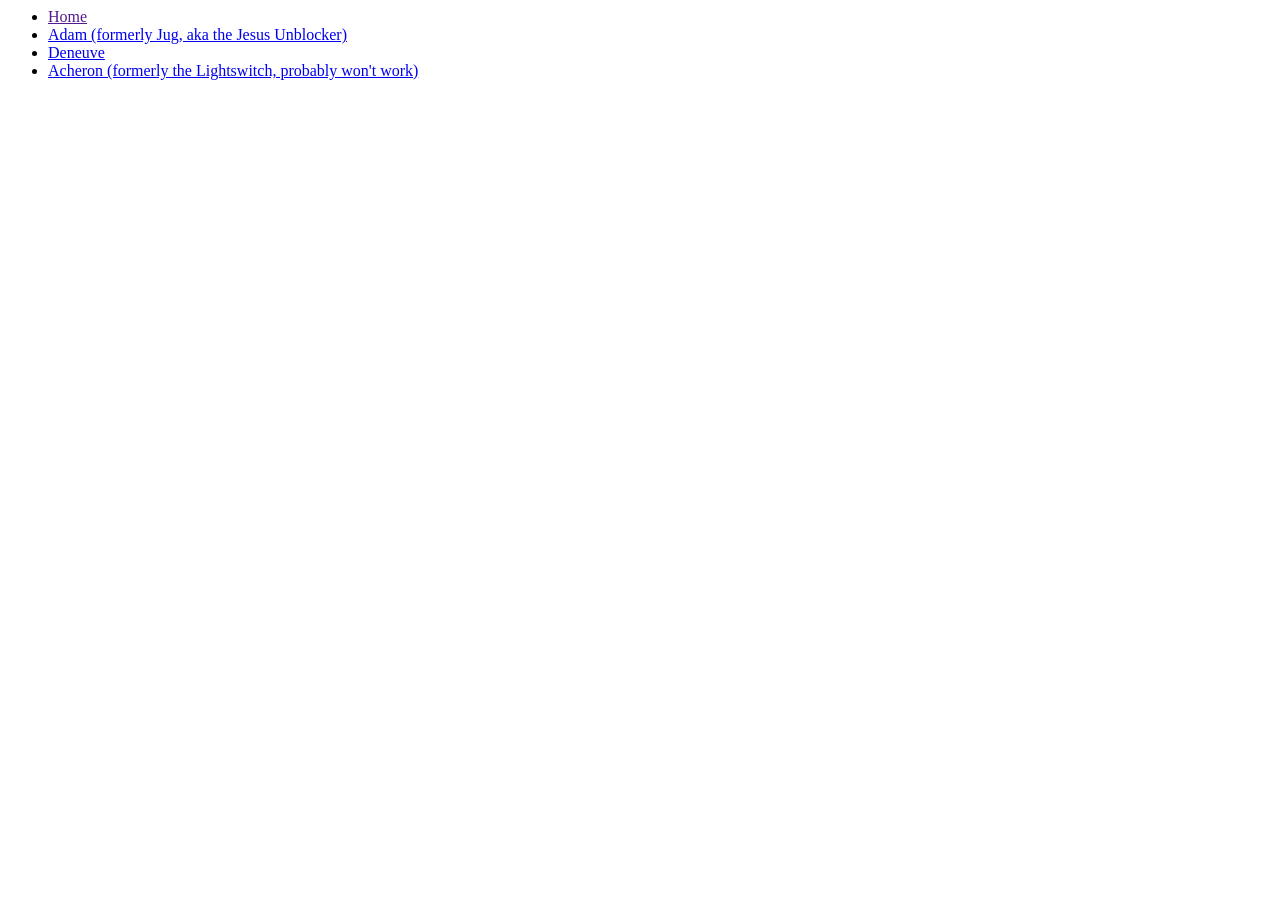
<file: index.html>
<html>
  <head>
      <title>
          Google
      </title>
  </head>
  <body>
      <ul class="okwellthenilldosmthonmyowncuzimoriginaljordanyoumeanie">
        <li><a href="">Home</a></li>
        <li><a href="/Adam">Adam (formerly Jug, aka the Jesus Unblocker)</a></li>
        <li><a href="/Deneuve">Deneuve</a></li>
        <li><a href="/Acheron">Acheron (formerly the Lightswitch, probably won't work)</a></li>
      </ul>
  </body>
  <script>
    
  </script>
</html>
</file>
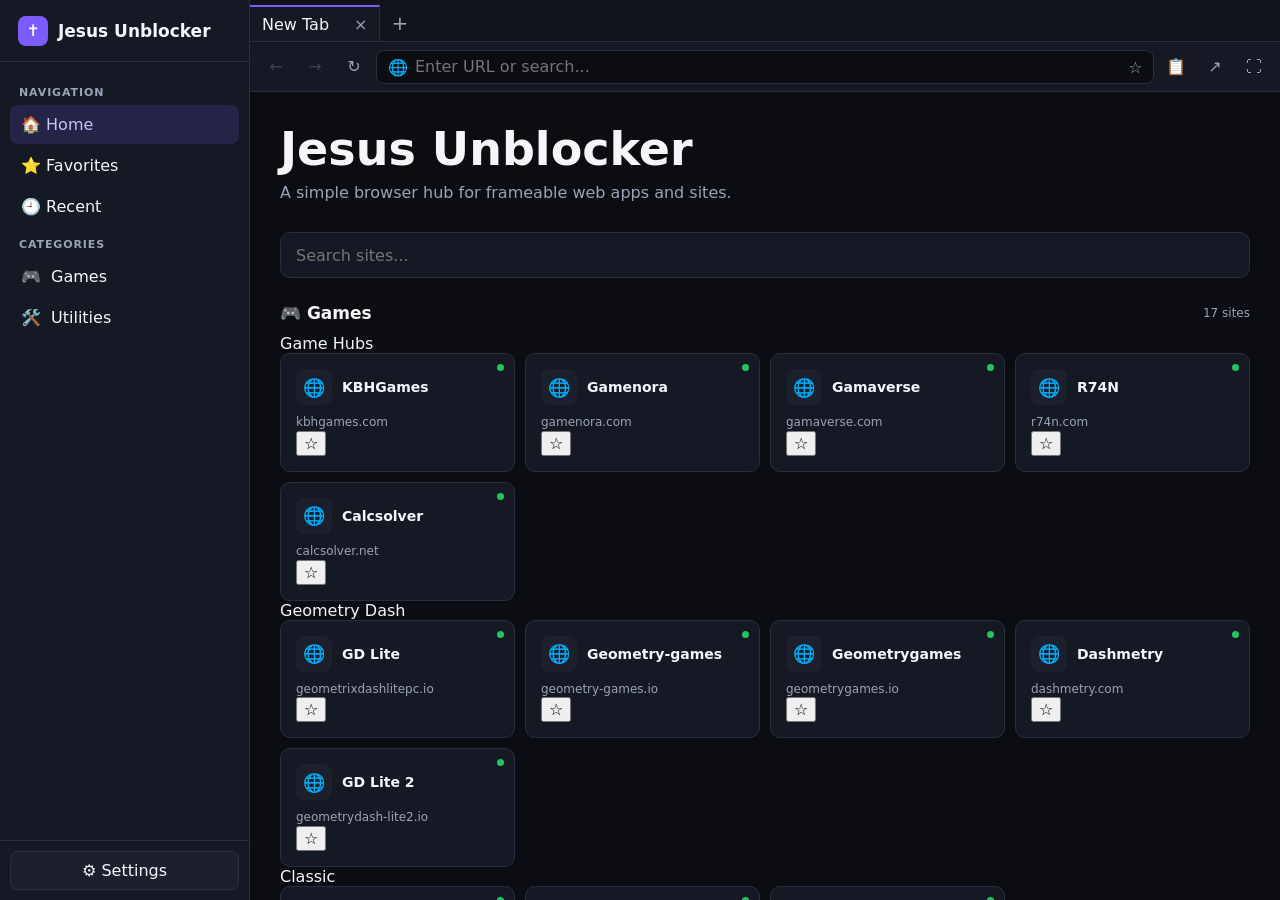
<file: Adam/index.html>
<!DOCTYPE html>
<html lang="en">
<head>
    <meta charset="UTF-8">
    <meta name="viewport" content="width=device-width, initial-scale=1.0">

    <title>Jesus Unblocker</title>
    <meta
        name="description"
        content="Jesus Unblocker - a free web hub"
    >

    <link rel="stylesheet" href="style.css">
</head>

<body>

<div id="app">

    <aside id="sidebar">

        <div class="logo">
            <div class="logo-icon">✝</div>
            <span>Jesus Unblocker</span>
        </div>

        <div class="sidebar-scroll">

            <div class="sidebar-title">Navigation</div>

            <button class="nav-button active" onclick="showHub()">
                🏠 Home
            </button>

            <button class="nav-button" onclick="showFavorites()">
                ⭐ Favorites
            </button>

            <button class="nav-button" onclick="showRecent()">
                🕘 Recent
            </button>

            <div class="sidebar-title">Categories</div>

            <div id="categoryNav"></div>

        </div>

        <div class="sidebar-bottom">
            <button class="secondary" onclick="openSettings()">
                ⚙️ Settings
            </button>
        </div>

    </aside>

    <main id="main">

        <div id="tabs"></div>

        <div id="toolbar">

            <button
                class="tool-button"
                id="mobileMenu"
                onclick="toggleSidebar()"
                title="Menu"
            >
                ☰
            </button>

            <button
                class="tool-button"
                id="backButton"
                onclick="goBack()"
                title="Back"
            >
                ←
            </button>

            <button
                class="tool-button"
                id="forwardButton"
                onclick="goForward()"
                title="Forward"
            >
                →
            </button>

            <button
                class="tool-button"
                onclick="reloadFrame()"
                title="Reload"
            >
                ↻
            </button>

            <form id="addressForm">

                <span id="addressIcon">🌐</span>

                <input
                    id="addressInput"
                    autocomplete="off"
                    spellcheck="false"
                    placeholder="Enter URL or search..."
                >

                <button
                    type="button"
                    id="favoriteButton"
                    onclick="toggleFavoriteCurrent()"
                    title="Favorite"
                >
                    ☆
                </button>

            </form>

            <button
                class="tool-button"
                onclick="copyCurrentUrl()"
                title="Copy URL"
            >
                📋
            </button>

            <button
                class="tool-button"
                onclick="openExternal()"
                title="Open externally"
            >
                ↗
            </button>

            <button
                class="tool-button"
                onclick="toggleFullscreen()"
                title="Fullscreen"
            >
                ⛶
            </button>

        </div>

        <div id="content">

            <section id="hub">

                <div class="hero">
                    <h1>Jesus Unblocker</h1>

                    <p>
                        A simple browser hub for frameable web apps and sites.
                    </p>
                </div>

                <input
                    id="hubSearch"
                    class="hub-search"
                    placeholder="Search sites..."
                    autocomplete="off"
                >

                <div id="hubContent"></div>

            </section>

            <section
                id="iframeContainer"
                class="hidden"
            >

                <div id="frameLoading">

                    <div class="loading-box">

                        <div class="spinner"></div>

                        <div>
                            Loading site...
                        </div>

                    </div>

                </div>

                <iframe
                    id="siteFrame"
                    allow="fullscreen; autoplay; clipboard-read; clipboard-write"
                    referrerpolicy="no-referrer"
                ></iframe>

            </section>

        </div>

    </main>

</div>


<!-- SETTINGS -->

<div
    id="settingsModal"
    class="modal-backdrop hidden"
>

    <div class="modal">

        <div class="modal-header">

            <h2>Settings</h2>

            <button
                class="modal-close"
                onclick="closeSettings()"
            >
                ×
            </button>

        </div>

        <div class="modal-body">

            <div class="setting">

                <label for="themeSetting">
                    Theme
                </label>

                <select
                    id="themeSetting"
                    onchange="changeTheme(this.value)"
                >
                    <option value="dark">
                        Dark
                    </option>

                    <option value="light">
                        Light
                    </option>
                </select>

            </div>


            <div class="setting">

                <label for="accentSetting">
                    Accent color
                </label>

                <input
                    id="accentSetting"
                    type="color"
                    value="#7c5cff"
                    onchange="changeAccent(this.value)"
                >

            </div>


            <div class="setting">

                <label for="compactSetting">
                    Compact mode
                </label>

                <select
                    id="compactSetting"
                    onchange="changeCompact(this.value)"
                >
                    <option value="false">
                        Off
                    </option>

                    <option value="true">
                        On
                    </option>
                </select>

            </div>


            <div class="setting">

                <label>
                    Add custom site
                </label>

                <input
                    id="customName"
                    placeholder="Site name"
                    autocomplete="off"
                >

                <input
                    id="customUrl"
                    placeholder="https://example.com"
                    autocomplete="off"
                >

                <select id="customCategory"></select>

                <button
                    class="primary"
                    onclick="addCustomSite()"
                >
                    Add Site
                </button>

            </div>


            <div class="setting">

                <label>
                    Data
                </label>

                <div class="action-row">

                    <button
                        class="secondary"
                        onclick="exportData()"
                    >
                        Export
                    </button>

                    <button
                        class="secondary"
                        onclick="document.getElementById('importFile').click()"
                    >
                        Import
                    </button>

                    <input
                        id="importFile"
                        type="file"
                        accept=".json"
                        class="hidden"
                        onchange="importData(event)"
                    >

                    <button
                        class="danger"
                        onclick="clearData()"
                    >
                        Reset
                    </button>

                </div>

            </div>


            <div class="setting">

                <label for="testUrl">
                    Frameability tester
                </label>

                <input
                    id="testUrl"
                    placeholder="https://example.com"
                    autocomplete="off"
                >

                <button
                    class="primary"
                    onclick="testCustomUrl()"
                >
                    Test Site
                </button>

                <div id="testResult"></div>

            </div>


            <div class="setting">

                <label>
                    Keyboard shortcuts
                </label>

                <div class="status-message">

                    Ctrl + L — Focus address bar<br>
                    Alt + ← — Back<br>
                    Alt + → — Forward<br>
                    Ctrl + R — Reload<br>
                    Ctrl + T — New tab<br>
                    Ctrl + W — Close tab<br>
                    Ctrl + Shift + F — Fullscreen<br>
                    Escape — Exit fullscreen

                </div>

            </div>

        </div>

    </div>

</div>


<div id="toast"></div>


<script src="script.js"></script>

</body>
</html>
</file>
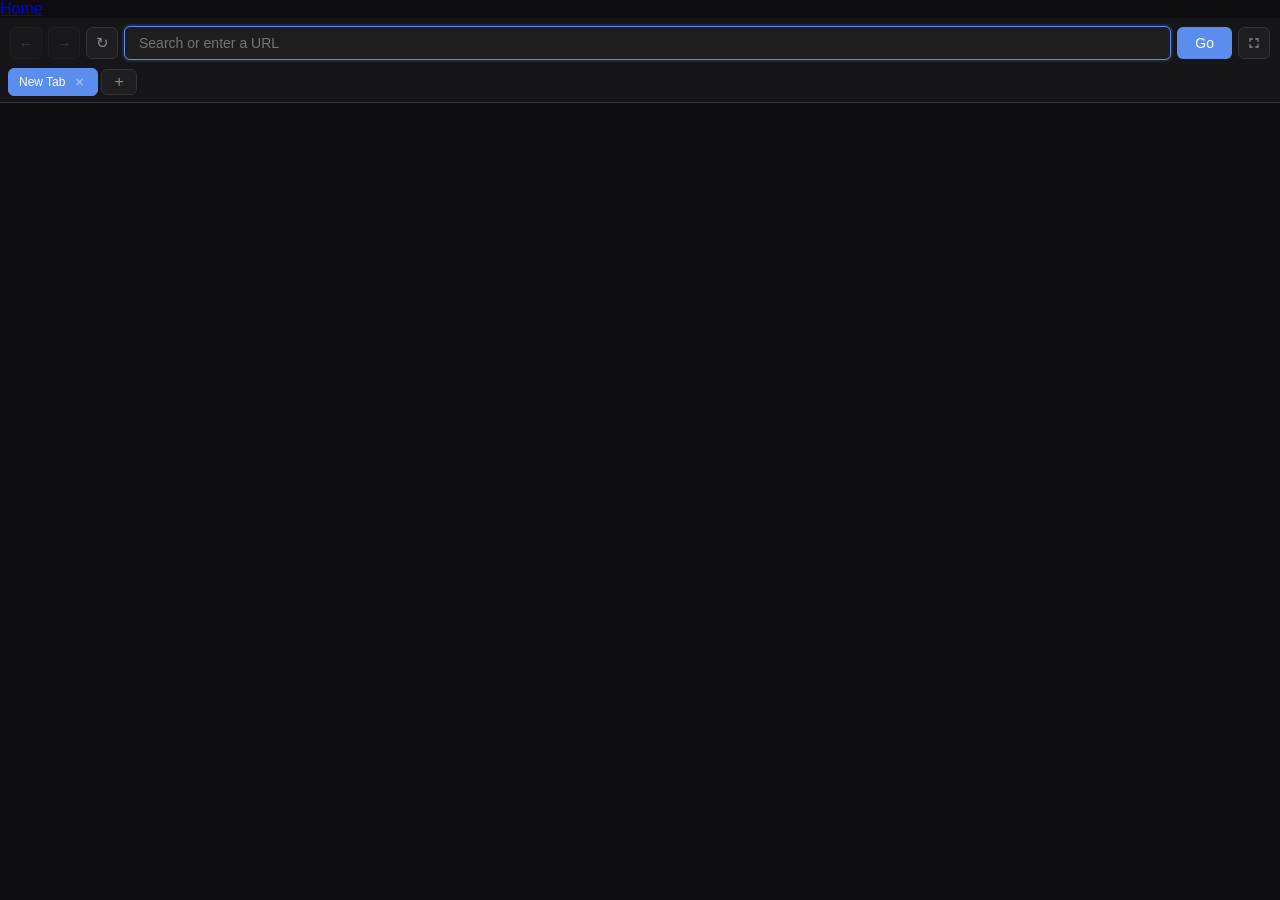
<file: Deneuve/index.html>
<!DOCTYPE html>
<html>
<head>
  <meta charset="UTF-8"/>
  <meta name="viewport" content="width=device-width, initial-scale=1.0"/>
  <a href="../">Home</a>
  <title>Google Search</title>
  <link rel="preconnect" href="https://potentialproxy.josephine25252525.workers.dev">
  <link rel="dns-prefetch" href="https://potentialproxy.josephine25252525.workers.dev">
  <style>
    *{box-sizing:border-box;margin:0;padding:0;}
    :root{
      --bg:#0d0d0f;--bg2:#161618;--bg3:#1e1e22;--bg4:#2a2a30;
      --border:#333338;--accent:#5b8def;--accent-h:#4a7de0;
      --text:#e8e8ec;--text-dim:#888;--text-mute:#666;
      --radius:8px;--radius-sm:6px;
    }
    body{background:var(--bg);color:var(--text);font-family:-apple-system,BlinkMacSystemFont,'Segoe UI',Roboto,sans-serif;display:flex;flex-direction:column;height:100vh;overflow:hidden;}
    #bar{display:flex;flex-direction:column;background:var(--bg2);border-bottom:1px solid var(--border);flex-shrink:0;z-index:99999;}
    .nav-row{display:flex;gap:6px;padding:8px 10px;align-items:center;}
    .nav-btn{width:32px;height:32px;border-radius:var(--radius-sm);border:1px solid var(--border);background:var(--bg3);color:var(--text-dim);font-size:15px;cursor:pointer;display:flex;align-items:center;justify-content:center;transition:all .15s;flex-shrink:0;}
    .nav-btn:hover{background:var(--bg4);color:var(--text);border-color:var(--accent);}
    .nav-btn:disabled{opacity:.35;cursor:default;}
    .nav-btn:disabled:hover{background:var(--bg3);color:var(--text-dim);border-color:var(--border);}
    #url{flex:1;padding:8px 14px;border-radius:var(--radius-sm);border:1px solid var(--border);background:var(--bg3);color:var(--text);font-size:14px;outline:none;transition:border-color .15s;}
    #url:focus{border-color:var(--accent);box-shadow:0 0 0 2px rgba(91,141,239,.15);}
    #go{padding:8px 18px;border-radius:var(--radius-sm);border:none;background:var(--accent);color:#fff;font-size:14px;font-weight:500;cursor:pointer;transition:background .15s;flex-shrink:0;}
    #go:hover{background:var(--accent-h);}
    .tabs-row{display:flex;gap:3px;padding:0 8px 6px 8px;overflow-x:auto;align-items:center;scrollbar-width:thin;scrollbar-color:var(--bg4) transparent;}
    .tabs-row::-webkit-scrollbar{height:3px;}
    .tabs-row::-webkit-scrollbar-thumb{background:var(--bg4);border-radius:3px;}
    .tab{display:flex;align-items:center;gap:6px;padding:5px 10px;background:var(--bg3);border:1px solid var(--border);border-radius:var(--radius-sm);font-size:12px;color:var(--text-dim);cursor:pointer;user-select:none;max-width:180px;min-width:60px;transition:all .15s;flex-shrink:0;}
    .tab:hover{background:var(--bg4);}
    .tab.active{background:var(--accent);color:#fff;border-color:var(--accent);}
    .tab-title{white-space:nowrap;overflow:hidden;text-overflow:ellipsis;flex:1;}
    .tab-close{font-weight:bold;cursor:pointer;opacity:.4;font-size:14px;width:16px;height:16px;border-radius:50%;display:flex;align-items:center;justify-content:center;flex-shrink:0;transition:all .15s;}
    .tab-close:hover{opacity:1;background:rgba(0,0,0,.25);}
    #add-tab{padding:4px 12px;background:var(--bg3);border:1px solid var(--border);border-radius:var(--radius-sm);color:var(--text-dim);cursor:pointer;font-size:16px;line-height:1;flex-shrink:0;transition:all .15s;}
    #add-tab:hover{background:var(--bg4);color:var(--text);}
    .tab-loading-dot{width:6px;height:6px;border-radius:50%;background:var(--accent);flex-shrink:0;animation:pulse 1s infinite;display:none;}
    .tab.loading .tab-loading-dot{display:block;}
    @keyframes pulse{0%,100%{opacity:1;}50%{opacity:.3;}}
    #frames-container{flex:1;position:relative;background:var(--bg);}
    .proxy-frame{position:absolute;top:0;left:0;width:100%;height:100%;border:none;display:none;}
    .proxy-frame.active{display:block;}
    #loading-bar{position:absolute;top:0;left:0;right:0;height:2px;background:var(--accent);transform:scaleX(0);transform-origin:left;transition:transform .3s,opacity .3s;z-index:100000;opacity:0;}
    #loading-bar.loading{transform:scaleX(0.85);opacity:1;}
    #fs-btn{margin-left:auto;}
    #fs-btn svg{width:16px;height:16px;fill:currentColor;}
  </style>
</head>
<body>
  <div id="loading-bar"></div>
  <div id="bar">
    <div class="nav-row">
      <button class="nav-btn" id="back-btn" onclick="goBack()" title="Back">&#8592;</button>
      <button class="nav-btn" id="fwd-btn" onclick="goForward()" title="Forward">&#8594;</button>
      <button class="nav-btn" id="reload-btn" onclick="reloadTab()" title="Reload">&#8635;</button>
      <input id="url" type="text" placeholder="Search or enter a URL"/>
      <button id="go" onclick="go()">Go</button>
      <button class="nav-btn" id="fs-btn" onclick="toggleFullscreen()" title="Fullscreen">
        <svg viewBox="0 0 24 24"><path d="M7 14H5v5h5v-2H7v-3zm-2-4h2V7h3V5H5v5zm12 7h-3v2h5v-5h-2v3zM14 5v2h3v3h2V5h-5z"/></svg>
      </button>
    </div>
    <div class="tabs-row" id="tabs-strip">
      <button id="add-tab" onclick="createNewTab()">+</button>
    </div>
  </div>
  <div id="frames-container"></div>
  <script>
    var PROXY_SELF = 'https://potentialproxy.josephine25252525.workers.dev';
    var PROXY_BASE = PROXY_SELF + '/?url=';
    function proxyUrl(target) { return PROXY_BASE + encodeURIComponent(target); }
    if ('serviceWorker' in navigator) { navigator.serviceWorker.register('sw.js').catch(function(){}); }
    var input = document.getElementById('url');
    var tabsStrip = document.getElementById('tabs-strip');
    var addTabBtn = document.getElementById('add-tab');
    var framesContainer = document.getElementById('frames-container');
    var loadingBar = document.getElementById('loading-bar');
    var backBtn = document.getElementById('back-btn');
    var fwdBtn = document.getElementById('fwd-btn');
    var reloadBtn = document.getElementById('reload-btn');
    var fsBtn = document.getElementById('fs-btn');
    var tabs = [];
    var activeTabId = null;
    var tabCounter = 0;
    input.addEventListener('keydown', function(e) { if(e.key==='Enter') go(); });
    function toggleFullscreen() {
      if (!document.fullscreenElement) { document.documentElement.requestFullscreen().catch(function(){}); }
      else { document.exitFullscreen(); }
    }
    document.addEventListener('fullscreenchange', function() {
      if (document.fullscreenElement) {
        fsBtn.innerHTML = '<svg viewBox="0 0 24 24"><path d="M5 16h3v3h2v-5H5v2zm3-8H5v2h5V5H8v3zm6 11h2v-3h3v-2h-5v5zm2-11V5h-2v5h5V8h-3z"/></svg>';
        fsBtn.title = 'Exit Fullscreen';
      } else {
        fsBtn.innerHTML = '<svg viewBox="0 0 24 24"><path d="M7 14H5v5h5v-2H7v-3zm-2-4h2V7h3V5H5v5zm12 7h-3v2h5v-5h-2v3zM14 5v2h3v3h2V5h-5z"/></svg>';
        fsBtn.title = 'Fullscreen';
      }
    });
    class ProxyTab {
      constructor(id, title) {
        this.id = id; this.title = title || 'New Tab';
        this.currentRawUrl = ''; this.history = []; this.historyIndex = -1;
        this.isLoading = false; this.loaded = false;
        this.iframe = document.createElement('iframe');
        this.iframe.className = 'proxy-frame'; this.iframe.id = 'frame-' + id;
        this.iframe.setAttribute('sandbox', 'allow-scripts allow-same-origin allow-forms allow-popups allow-modals allow-downloads allow-pointer-lock allow-top-navigation-by-user-activation allow-presentation');
        this.iframe.setAttribute('allow', 'autoplay; fullscreen; gamepad; camera; microphone; xr-spatial-tracking');
        framesContainer.appendChild(this.iframe);
        this.iframe.addEventListener('load', function() {
          this.isLoading = false; this.loaded = true;
          updateLoadingBar(); updateNavButtons(); updateTabLoadingState(this.id, false);
        }.bind(this));
      }
      navigate(target, addToHistory) {
        if (addToHistory === undefined) addToHistory = true;
        this.currentRawUrl = target;
        if (addToHistory) {
          this.history = this.history.slice(0, this.historyIndex + 1);
          this.history.push(target); this.historyIndex = this.history.length - 1;
        }
        this.isLoading = true; this.loaded = false;
        updateLoadingBar(); updateTabLoadingState(this.id, true);
        this.iframe.src = proxyUrl(target); updateNavButtons();
      }
    }
    function updateTabLoadingState(tabId, loading) {
      var tabEl = document.querySelector('.tab[data-tab-id="' + tabId + '"]');
      if (tabEl) { if (loading) tabEl.classList.add('loading'); else tabEl.classList.remove('loading'); }
    }
    function updateLoadingBar() {
      var anyLoading = tabs.some(function(t) { return t.isLoading; });
      if (anyLoading) loadingBar.classList.add('loading'); else loadingBar.classList.remove('loading');
    }
    function updateNavButtons() {
      var tab = getActiveTab();
      if (!tab) { backBtn.disabled = true; fwdBtn.disabled = true; return; }
      backBtn.disabled = tab.historyIndex <= 0;
      fwdBtn.disabled = tab.historyIndex >= tab.history.length - 1;
    }
    function getActiveTab() { return tabs.find(function(t) { return t.id === activeTabId; }); }
    function createNewTab(initialUrl) {
      var tabId = 'tab_' + (++tabCounter);
      var newTab = new ProxyTab(tabId);
      tabs.push(newTab); renderTabs(); switchActiveTab(tabId);
      if (initialUrl) { input.value = initialUrl; go(); }
      else { input.value = ''; input.focus(); }
      syncTabsToMemory();
    }
    function renderTabs() {
      var oldTabs = tabsStrip.querySelectorAll('.tab');
      oldTabs.forEach(function(node) { node.remove(); });
      tabs.forEach(function(tab) {
        var tabEl = document.createElement('div');
        tabEl.className = 'tab ' + (tab.id === activeTabId ? 'active' : '');
        tabEl.setAttribute('data-tab-id', tab.id);
        tabEl.addEventListener('click', function(e) {
          if (e.target.classList.contains('tab-close')) return;
          switchActiveTab(tab.id);
        });
        var loadingDot = document.createElement('span');
        loadingDot.className = 'tab-loading-dot';
        tabEl.appendChild(loadingDot);
        var titleEl = document.createElement('span');
        titleEl.className = 'tab-title'; titleEl.textContent = tab.title;
        tabEl.appendChild(titleEl);
        var closeEl = document.createElement('span');
        closeEl.className = 'tab-close'; closeEl.innerHTML = '&times;';
        closeEl.addEventListener('click', function() { closeTab(tab.id); });
        tabEl.appendChild(closeEl);
        tabsStrip.insertBefore(tabEl, addTabBtn);
      });
    }
    function switchActiveTab(tabId) {
      activeTabId = tabId;
      var currentTab = tabs.find(function(t) { return t.id === tabId; });
      document.querySelectorAll('.proxy-frame').forEach(function(f) { f.classList.remove('active'); });
      document.querySelectorAll('.tab').forEach(function(t) { t.classList.remove('active'); });
      if (currentTab) { currentTab.iframe.classList.add('active'); input.value = currentTab.currentRawUrl; }
      renderTabs(); updateNavButtons();
    }
    function closeTab(tabId) {
      var tabIndex = tabs.findIndex(function(t) { return t.id === tabId; });
      if (tabIndex === -1) return;
      tabs[tabIndex].iframe.remove(); tabs.splice(tabIndex, 1);
      if (activeTabId === tabId) {
        if (tabs.length > 0) { switchActiveTab(tabs[Math.min(tabIndex, tabs.length - 1)].id); }
        else { activeTabId = null; input.value = ''; createNewTab(); }
      } else { renderTabs(); }
      syncTabsToMemory();
    }
    function goBack() {
      var tab = getActiveTab();
      if (!tab || tab.historyIndex <= 0) return;
      tab.historyIndex--;
      var target = tab.history[tab.historyIndex];
      tab.currentRawUrl = target; input.value = target;
      tab.isLoading = true; updateLoadingBar(); updateTabLoadingState(tab.id, true);
      tab.iframe.src = proxyUrl(target); updateNavButtons(); syncTabsToMemory();
    }
    function goForward() {
      var tab = getActiveTab();
      if (!tab || tab.historyIndex >= tab.history.length - 1) return;
      tab.historyIndex++;
      var target = tab.history[tab.historyIndex];
      tab.currentRawUrl = target; input.value = target;
      tab.isLoading = true; updateLoadingBar(); updateTabLoadingState(tab.id, true);
      tab.iframe.src = proxyUrl(target); updateNavButtons(); syncTabsToMemory();
    }
    function reloadTab() {
      var tab = getActiveTab();
      if (!tab) return;
      tab.isLoading = true; updateLoadingBar(); updateTabLoadingState(tab.id, true);
      tab.iframe.src = proxyUrl(tab.currentRawUrl);
    }
    function looksLikeUrl(s) {
      if(/^https?:\/\//i.test(s)) return true;
      return !s.includes(' ') && /^[^\s]+\.[a-z]{2,}(\/.*)?$/i.test(s);
    }
    function go() {
      var raw = input.value.trim();
      if(!raw || !activeTabId) return;
      var currentTab = tabs.find(function(t) { return t.id === activeTabId; });
      if (!currentTab) return;
      var target;
      if(looksLikeUrl(raw)){
        target = /^https?:\/\//i.test(raw) ? raw : 'https://' + raw;
        try { currentTab.title = new URL(target).hostname; } catch(e) { currentTab.title = raw; }
      } else {
        target = 'https://www.google.com/search?q=' + encodeURIComponent(raw);
        currentTab.title = 'Search: ' + raw;
      }
      currentTab.navigate(target, true);
      input.value = target;
      renderTabs(); syncTabsToMemory();
    }
    function syncTabsToMemory() {
      var dataState = tabs.map(function(t) { return { url: t.currentRawUrl, title: t.title }; });
      localStorage.setItem('deneuve_tabs_cache', JSON.stringify(dataState));
    }
    window.addEventListener('message', function(e) {
      var data = e.data;
      if (!data || typeof data !== 'object') return;
      if (data.type === 'DENEUVE_NEW_TAB' && data.url) { createNewTab(data.url); }
      else if (data.type === 'DENEUVE_GO' && data.url) { input.value = data.url; go(); }
      else if (data.type === 'DENEUVE_URL_UPDATE' && data.url) {
        var tab = getActiveTab();
        if (tab) {
          tab.currentRawUrl = data.url; input.value = data.url;
          try { tab.title = new URL(data.url).hostname; } catch(err) { tab.title = data.url; }
          renderTabs(); syncTabsToMemory();
        }
      }
    });
    window.addEventListener('DOMContentLoaded', function() {
      var cached = localStorage.getItem('deneuve_tabs_cache');
      if (cached) {
        try {
          var parse = JSON.parse(cached);
          if (parse && parse.length > 0) {
            parse.forEach(function(item, index) {
              var tabId = 'tab_' + (++tabCounter);
              var newTab = new ProxyTab(tabId, item.title);
              newTab.currentRawUrl = item.url;
              tabs.push(newTab);
            });
            renderTabs();
            switchActiveTab(tabs[0].id);
            if (tabs[0].currentRawUrl) { tabs[0].navigate(tabs[0].currentRawUrl, false); }
            setTimeout(function() {
              tabs.slice(1).forEach(function(tab) {
                if (tab.currentRawUrl) { tab.iframe.src = proxyUrl(tab.currentRawUrl); }
              });
            }, 2000);
            return;
          }
        } catch(e) {}
      }
      createNewTab();
    });
    document.addEventListener('keydown', function(e) {
      if(e.ctrlKey || e.metaKey) {
        if(e.key === 't') { e.preventDefault(); createNewTab(); }
        else if(e.key === 'w') { e.preventDefault(); if(activeTabId) closeTab(activeTabId); }
        else if(e.key === 'r') { e.preventDefault(); reloadTab(); }
        else if(e.key === 'l') { e.preventDefault(); input.focus(); input.select(); }
      }
    });
  </script>
</body>
</html>
</file>
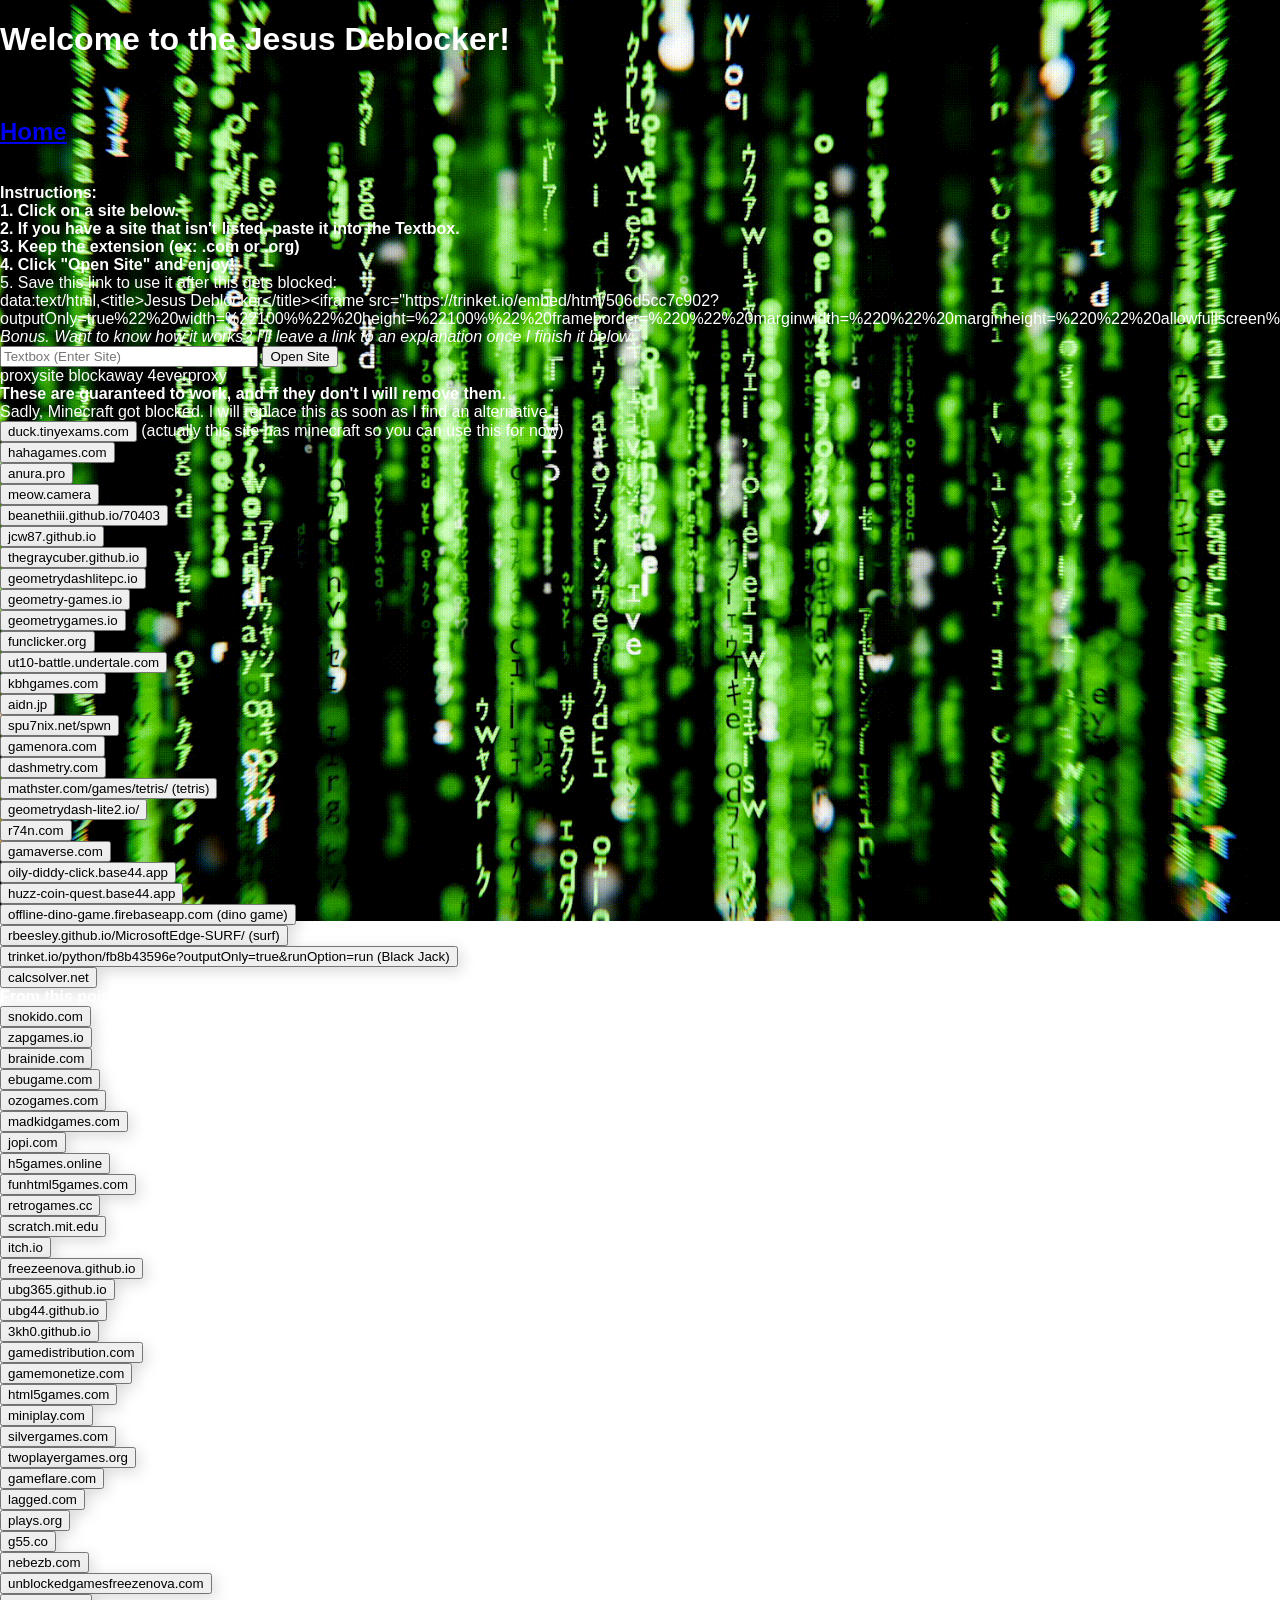
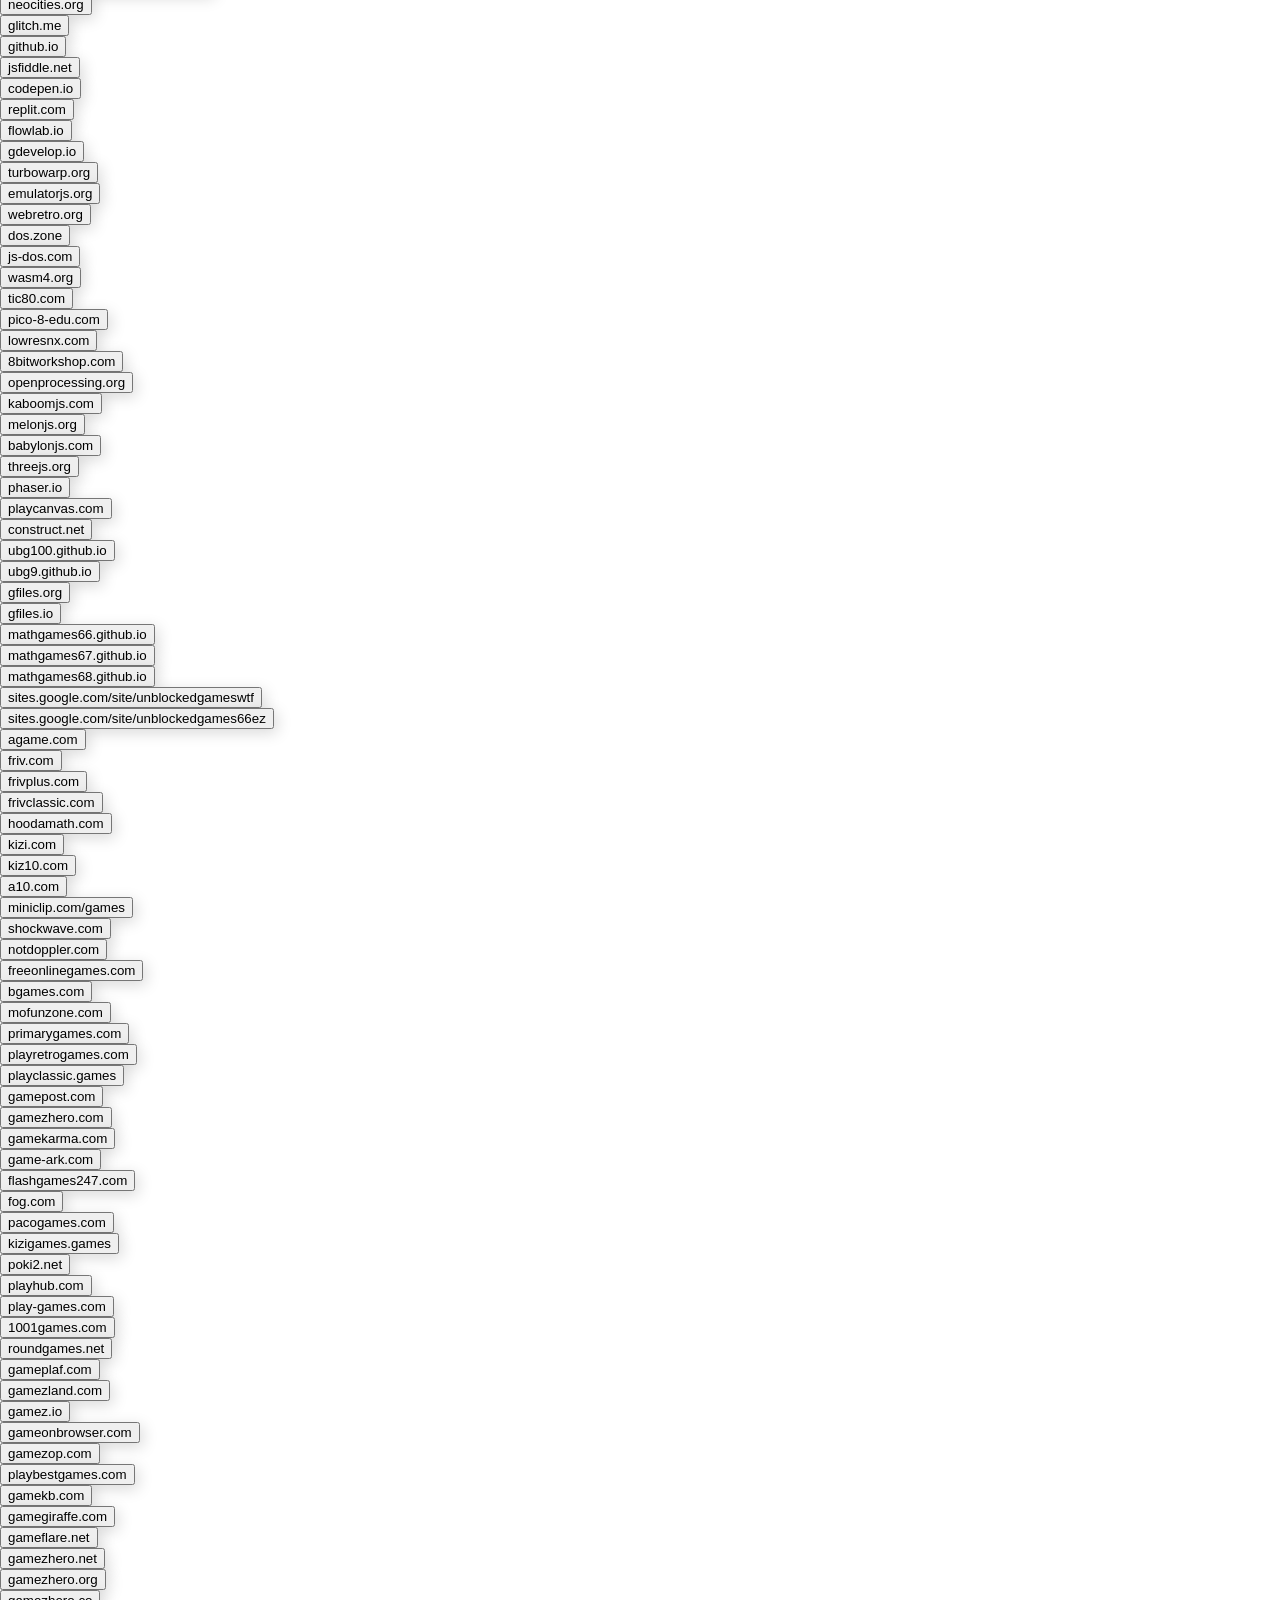
<file: Jack/index.html>
<!DOCTYPE html>
<link rel="stylesheet" href="styles.css">
<script>
  //data:text/html,<title>Jesus Deblocker</title><iframe src="https://trinket.io/embed/html/506d5cc7c902?outputOnly=true%22%20width=%22100%%22%20height=%22100%%22%20frameborder=%220%22%20marginwidth=%220%22%20marginheight=%220%22%20allowfullscreen%3E%3C/iframe%3E
  //anura.pro
  //https://web-os--josephine252525.replit.app/
  //meow.camera
  //https://blocked.goguardian.com/x3/block.html?ctx=b2k9MTk1OTEzNDM3MjMmb3U9YWJvdXQlM0FibGFuayZyczuu1YM19SRVBPUlQmc3Q9c2hpZWxkJnY9MSZ4M3JwaT1lOWUyZWYxNy0xNzQ2LTRmMTYtOWY0Yi01OTdlZTgzMWI4MmQ%3D&sum=920cf510
  //https://blocked.goguardian.com/?ctx=YWZpPTIyMTQ2MDE2JmFwaT0xOTAxNDkmb2k9MTk1OTEzNDM3MjMmb3U9aHR0cHMlM0ElMkYlMkZoYWhhZ2FtZXMuY29tJTJGJnJzPUFETUlOX1NJVEVfRklMVEVSJnN0PXNoaWVsZCZ2PTE%3D&sum=577b26c2
  //https://blocked.goguardian.com/teacher/block.html?ctx=https://blocked.goguardian.com/teacher/block.html?ctx=[base64]%3D&sum=f31b5792%3D
  
  function openBlank(site="") {
    if (site == ""){
      var site2 = document.getElementById("siteInput").value.trim();
      site = site2
    }

      if (!site) {
        alert("Please enter a website first.");
        return;
      }
      
       let raw = String(site);
    if (
      !raw.includes(".com") &&
      !raw.includes(".org") &&
      !raw.includes(".net") &&
      !raw.includes(".io") &&
      !raw.includes(".ninja") &&
      !raw.includes(".edu") &&
      !raw.includes(".wtf") &&
      !raw.includes(".sucks") &&
      !raw.includes(".pizza") &&
      !raw.includes(".monster") &&
      !raw.includes(".icu") &&
      !raw.includes(".games") &&
      !raw.includes(".app") &&
      !raw.includes(".lol") &&
      !raw.includes(".pro") &&
      !raw.includes(".camera") &&
      !raw.includes(".dev")
      ) {
    site = "www.google.com/search?igu=1&q=" + encodeURIComponent(raw);
      }
    else if (site.includes("https://")) 
    {
    site = site.replace(/^https:\/\//, "");
    };
      const rawHTML = `
    <!DOCTYPE html>
    <html>
    <head>
      <title>Google Search</title>
      <link rel="icon" type="image/png" href="[data-uri]">
      <style>
        html, body { margin:0; padding:0; width:100%; height:100%; overflow:hidden; background:#fff; }
        iframe { width:100%; height:100%; border:none; }
      </style>
    </head>
    <body>
      
      <!-- 2. Force Render Loop hack: Intercepts the tab lifecycle to shake the cache -->
      <script>
        const link = document.querySelector("link[rel*='icon']");
        // Changing the href slightly at runtime forces Chromium's UI thread to re-read the icon data
        setTimeout(() => {
          link.href = link.href + "#force";
        }, 50);
      <\/script>
    </body>
    </html>
  `;

  const win = window.open("about:blank", "_blank");
  win.document.write(rawHTML);
  const iframe = win.document.createElement("iframe");
  iframe.src = `https://${site}`;
  iframe.style="border:0; width:100%; height:100%; frameborder=0; marginwidth=0; marginheight=0;";
  iframe.allow="cross-origin; fullscreen; storage-access";
  iframe.credentialless = true;
  win.document.body.appendChild(iframe);
  let link = targetDoc.createElement('link');
  link.rel = 'icon';
  link.type = 'image/png';
  link.href = '[data-uri]';
  win.document.head.appendChild(link);
    }
</script>

<html lang="en">
<head>
  <link rel=stylesheet href="styles.css">
  <meta charset="UTF-8">
  <title>Google Search</title>
</head>
<body>
  <h1>Welcome to the Jesus Deblocker!</h1><br>
  <h2><a href="../">Home</a></h2><br>
  <strong>Instructions: <br>
  1. Click on a site below.<br>
  2. If you have a site that isn't listed, paste it into the Textbox.<br>
  3. Keep the extension (ex: .com or .org)<br>
  4. Click "Open Site" and enjoy! <br> </strong>
  5. Save this link to use it after this gets blocked: <br>
  data:text/html,&lt;title>Jesus Deblocker&lt;/title>&lt;iframe src="https://trinket.io/embed/html/506d5cc7c902?outputOnly=true%22%20width=%22100%%22%20height=%22100%%22%20frameborder=%220%22%20marginwidth=%220%22%20marginheight=%220%22%20allowfullscreen%3E%3C/iframe%3E" <br>
  <em>Bonus. Want to know how it works? I'll leave a link to an explanation once I finish it below.<br></em>
  <input id="siteInput" type="text" placeholder="Textbox (Enter Site)" style="width:250px;">
  <button onclick="openBlank()">Open Site</button>
  <br>
  proxysite
  blockaway
  4everproxy <br>
  <strong>These are guaranteed to work, and if they don't I will remove them.</strong><br>
  Sadly, Minecraft got blocked. I will replace this as soon as I find an alternative.<br>
  <button onclick='openBlank("duck.tinyexams.com")'>duck.tinyexams.com</button> (actually this site has minecraft so you can use this for now)<br>
  <button onclick='openBlank("hahagames.com")'>hahagames.com</button><br>
  <button onclick="openBlank('anura.pro')">anura.pro</button><br>
  <button onclick="openBlank('meow.camera')">meow.camera</button><br>
  <button onclick='openBlank("beanethiii.github.io/70403")'>beanethiii.github.io/70403</button><br>
  <button onclick='openBlank("jcw87.github.io")'>jcw87.github.io</button><br>
  <button onclick='openBlank("thegraycuber.github.io")'>thegraycuber.github.io</button><br>
  <button onclick='openBlank("geometrydashlitepc.io")'>geometrydashlitepc.io</button><br>
  <button onclick='openBlank("geometry-games.io")'>geometry-games.io</button><br>
  <button onclick='openBlank("geometrygames.io")'>geometrygames.io</button><br>
  <button onclick='openBlank("funclicker.org")'>funclicker.org</button><br>
  <button onclick='openBlank("ut10-battle.undertale.com")'>ut10-battle.undertale.com</button><br>
  <button onclick='openBlank("kbhgames.com")'>kbhgames.com</button><br>
  <button onclick='openBlank("aidn.jp")'>aidn.jp</button><br>
  <button onclick='openBlank("spu7nix.net/spwn")'>spu7nix.net/spwn</button><br>
  <button onclick='openBlank("gamenora.com")'>gamenora.com</button><br>
  <button onclick='openBlank("dashmetry.com")'>dashmetry.com</button><br>
  <button onclick='openBlank("mathster.com/games/tetris/")'>mathster.com/games/tetris/ (tetris)</button><br>
  <button onclick='openBlank("geometrydash-lite2.io/")'>geometrydash-lite2.io/</button><br>
  <button onclick='openBlank("r74n.com")'>r74n.com</button><br>
  <button onclick='openBlank("gamaverse.com")'>gamaverse.com</button><br>
  <button onclick='openBlank("oily-diddy-click.base44.app")'>oily-diddy-click.base44.app</button><br>
  <button onclick='openBlank("huzz-coin-quest.base44.app")'>huzz-coin-quest.base44.app</button><br>
  <button onclick='openBlank("offline-dino-game.firebaseapp.com")'>offline-dino-game.firebaseapp.com (dino game)</button><br>
  <button onclick='openBlank("rbeesley.github.io/MicrosoftEdge-SURF/")'>rbeesley.github.io/MicrosoftEdge-SURF/ (surf)</button><br>
  <button onclick='openBlank("trinket.io/python/fb8b43596e?outputOnly=true&runOption=run")'>trinket.io/python/fb8b43596e?outputOnly=true&runOption=run (Black Jack)</button><br>
  <button onclick='openBlank("calcsolver.net")'>calcsolver.net</button><br>
  <strong>From this point on, I am unsure whether these will work. </strong><br>
<button onclick='openBlank("snokido.com")'>snokido.com</button><br>
<button onclick='openBlank("zapgames.io")'>zapgames.io</button><br>
<button onclick='openBlank("brainide.com")'>brainide.com</button><br>
<button onclick='openBlank("ebugame.com")'>ebugame.com</button><br>
<button onclick='openBlank("ozogames.com")'>ozogames.com</button><br>
<button onclick='openBlank("madkidgames.com")'>madkidgames.com</button><br>
<button onclick='openBlank("jopi.com")'>jopi.com</button><br>
<button onclick='openBlank("h5games.online")'>h5games.online</button><br>
<button onclick='openBlank("funhtml5games.com")'>funhtml5games.com</button><br>
<button onclick='openBlank("retrogames.cc")'>retrogames.cc</button><br>
<button onclick='openBlank("scratch.mit.edu")'>scratch.mit.edu</button><br>
<button onclick='openBlank("itch.io")'>itch.io</button><br>
<button onclick='openBlank("freezeenova.github.io")'>freezeenova.github.io</button><br>
<button onclick='openBlank("ubg365.github.io")'>ubg365.github.io</button><br>
<button onclick='openBlank("ubg44.github.io")'>ubg44.github.io</button><br>
<button onclick='openBlank("3kh0.github.io")'>3kh0.github.io</button><br>
<button onclick='openBlank("gamedistribution.com")'>gamedistribution.com</button><br>
<button onclick='openBlank("gamemonetize.com")'>gamemonetize.com</button><br>
<button onclick='openBlank("html5games.com")'>html5games.com</button><br>
<button onclick='openBlank("miniplay.com")'>miniplay.com</button><br>
<button onclick='openBlank("silvergames.com")'>silvergames.com</button><br>
<button onclick='openBlank("twoplayergames.org")'>twoplayergames.org</button><br>
<button onclick='openBlank("gameflare.com")'>gameflare.com</button><br>
<button onclick='openBlank("lagged.com")'>lagged.com</button><br>
<button onclick='openBlank("plays.org")'>plays.org</button><br>
<button onclick='openBlank("g55.co")'>g55.co</button><br>
<button onclick='openBlank("nebezb.com")'>nebezb.com</button><br>
<button onclick='openBlank("unblockedgamesfreezenova.com")'>unblockedgamesfreezenova.com</button><br>
<button onclick='openBlank("neocities.org")'>neocities.org</button><br>
<button onclick='openBlank("glitch.me")'>glitch.me</button><br>
<button onclick='openBlank("github.io")'>github.io</button><br>
<button onclick='openBlank("jsfiddle.net")'>jsfiddle.net</button><br>
<button onclick='openBlank("codepen.io")'>codepen.io</button><br>
<button onclick='openBlank("replit.com")'>replit.com</button><br>
<button onclick='openBlank("flowlab.io")'>flowlab.io</button><br>
<button onclick='openBlank("gdevelop.io")'>gdevelop.io</button><br>
<button onclick='openBlank("turbowarp.org")'>turbowarp.org</button><br>
<button onclick='openBlank("emulatorjs.org")'>emulatorjs.org</button><br>
<button onclick='openBlank("webretro.org")'>webretro.org</button><br>
<button onclick='openBlank("dos.zone")'>dos.zone</button><br>
<button onclick='openBlank("js-dos.com")'>js-dos.com</button><br>
<button onclick='openBlank("wasm4.org")'>wasm4.org</button><br>
<button onclick='openBlank("tic80.com")'>tic80.com</button><br>
<button onclick='openBlank("pico-8-edu.com")'>pico-8-edu.com</button><br>
<button onclick='openBlank("lowresnx.com")'>lowresnx.com</button><br>
<button onclick='openBlank("8bitworkshop.com")'>8bitworkshop.com</button><br>
<button onclick='openBlank("openprocessing.org")'>openprocessing.org</button><br>
<button onclick='openBlank("kaboomjs.com")'>kaboomjs.com</button><br>
<button onclick='openBlank("melonjs.org")'>melonjs.org</button><br>
<button onclick='openBlank("babylonjs.com")'>babylonjs.com</button><br>
<button onclick='openBlank("threejs.org")'>threejs.org</button><br>
<button onclick='openBlank("phaser.io")'>phaser.io</button><br>
<button onclick='openBlank("playcanvas.com")'>playcanvas.com</button><br>
<button onclick='openBlank("construct.net")'>construct.net</button><br>
<button onclick='openBlank("ubg100.github.io")'>ubg100.github.io</button><br>
<button onclick='openBlank("ubg9.github.io")'>ubg9.github.io</button><br>
<button onclick='openBlank("gfiles.org")'>gfiles.org</button><br>
<button onclick='openBlank("gfiles.io")'>gfiles.io</button><br>
<button onclick='openBlank("mathgames66.github.io")'>mathgames66.github.io</button><br>
<button onclick='openBlank("mathgames67.github.io")'>mathgames67.github.io</button><br>
<button onclick='openBlank("mathgames68.github.io")'>mathgames68.github.io</button><br>
<button onclick='openBlank("sites.google.com/site/unblockedgameswtf")'>sites.google.com/site/unblockedgameswtf</button><br>
<button onclick='openBlank("sites.google.com/site/unblockedgames66ez")'>sites.google.com/site/unblockedgames66ez</button><br>
<button onclick='openBlank("agame.com")'>agame.com</button><br>
<button onclick='openBlank("friv.com")'>friv.com</button><br>
<button onclick='openBlank("frivplus.com")'>frivplus.com</button><br>
<button onclick='openBlank("frivclassic.com")'>frivclassic.com</button><br>
<button onclick='openBlank("hoodamath.com")'>hoodamath.com</button><br>
<button onclick='openBlank("kizi.com")'>kizi.com</button><br>
<button onclick='openBlank("kiz10.com")'>kiz10.com</button><br>
<button onclick='openBlank("a10.com")'>a10.com</button><br>
<button onclick='openBlank("miniclip.com/games")'>miniclip.com/games</button><br>
<button onclick='openBlank("shockwave.com")'>shockwave.com</button><br>
<button onclick='openBlank("notdoppler.com")'>notdoppler.com</button><br>
<button onclick='openBlank("freeonlinegames.com")'>freeonlinegames.com</button><br>
<button onclick='openBlank("bgames.com")'>bgames.com</button><br>
<button onclick='openBlank("mofunzone.com")'>mofunzone.com</button><br>
<button onclick='openBlank("primarygames.com")'>primarygames.com</button><br>
<button onclick='openBlank("playretrogames.com")'>playretrogames.com</button><br>
<button onclick='openBlank("playclassic.games")'>playclassic.games</button><br>
<button onclick='openBlank("gamepost.com")'>gamepost.com</button><br>
<button onclick='openBlank("gamezhero.com")'>gamezhero.com</button><br>
<button onclick='openBlank("gamekarma.com")'>gamekarma.com</button><br>
<button onclick='openBlank("game-ark.com")'>game-ark.com</button><br>
<button onclick='openBlank("flashgames247.com")'>flashgames247.com</button><br>
<button onclick='openBlank("fog.com")'>fog.com</button><br>
<button onclick='openBlank("pacogames.com")'>pacogames.com</button><br>
<button onclick='openBlank("kizigames.games")'>kizigames.games</button><br>
<button onclick='openBlank("poki2.net")'>poki2.net</button><br>
<button onclick='openBlank("playhub.com")'>playhub.com</button><br>
<button onclick='openBlank("play-games.com")'>play-games.com</button><br>
<button onclick='openBlank("1001games.com")'>1001games.com</button><br>
<button onclick='openBlank("roundgames.net")'>roundgames.net</button><br>
<button onclick='openBlank("gameplaf.com")'>gameplaf.com</button><br>
<button onclick='openBlank("gamezland.com")'>gamezland.com</button><br>
<button onclick='openBlank("gamez.io")'>gamez.io</button><br>
<button onclick='openBlank("gameonbrowser.com")'>gameonbrowser.com</button><br>
<button onclick='openBlank("gamezop.com")'>gamezop.com</button><br>
<button onclick='openBlank("playbestgames.com")'>playbestgames.com</button><br>
<button onclick='openBlank("gamekb.com")'>gamekb.com</button><br>
<button onclick='openBlank("gamegiraffe.com")'>gamegiraffe.com</button><br>
<button onclick='openBlank("gameflare.net")'>gameflare.net</button><br>
<button onclick='openBlank("gamezhero.net")'>gamezhero.net</button><br>
<button onclick='openBlank("gamezhero.org")'>gamezhero.org</button><br>
<button onclick='openBlank("gamezhero.co")'>gamezhero.co</button><br>
</body>
</html>
</file>
<file: Adam/style.css>
:root {
    --bg: #0b0d12;
    --bg2: #11141b;
    --panel: #151923;
    --panel2: #1b202c;
    --border: #292f3d;
    --text: #f4f6fb;
    --muted: #9ba3b4;

    --accent: #7c5cff;
    --accent2: #6242ed;

    --danger: #ef4444;
    --success: #22c55e;
    --warning: #eab308;

    --radius: 10px;
    --sidebar: 250px;
}


* {
    box-sizing: border-box;
}


html,
body {
    margin: 0;
    padding: 0;

    width: 100%;
    height: 100%;

    overflow: hidden;

    background: var(--bg);
    color: var(--text);

    font-family:
        Inter,
        ui-sans-serif,
        system-ui,
        -apple-system,
        BlinkMacSystemFont,
        "Segoe UI",
        sans-serif;
}


button,
input,
select {
    font: inherit;
}


button {
    cursor: pointer;
}


.hidden {
    display: none !important;
}


/* =========================
   APP
========================= */

#app {
    display: flex;

    width: 100%;
    height: 100%;
}


/* =========================
   SIDEBAR
========================= */

#sidebar {
    width: var(--sidebar);
    min-width: var(--sidebar);
    height: 100%;

    background: var(--panel);

    border-right: 1px solid var(--border);

    display: flex;
    flex-direction: column;

    transition: width .2s ease;

    z-index: 20;
}


.logo {
    display: flex;
    align-items: center;
    gap: 10px;

    height: 62px;

    padding: 0 18px;

    border-bottom: 1px solid var(--border);

    font-weight: 800;
    font-size: 17px;

    white-space: nowrap;
}


.logo-icon {
    width: 30px;
    height: 30px;

    display: grid;
    place-items: center;

    background: var(--accent);

    border-radius: 8px;

    font-size: 16px;
}


.sidebar-scroll {
    flex: 1;

    overflow-y: auto;

    padding: 14px 10px;
}


.sidebar-title {
    padding: 10px 9px 6px;

    color: var(--muted);

    font-size: 11px;

    text-transform: uppercase;

    letter-spacing: .08em;

    font-weight: 700;
}


.nav-button {
    width: 100%;

    border: 0;

    background: transparent;

    color: var(--text);

    padding: 10px 11px;

    border-radius: 8px;

    text-align: left;

    display: flex;
    align-items: center;

    gap: 10px;

    margin-bottom: 2px;
}


.nav-button:hover {
    background: var(--panel2);
}


.nav-button.active {
    background: rgba(124, 92, 255, .16);

    color: #c8bfff;
}


.sidebar-bottom {
    border-top: 1px solid var(--border);

    padding: 10px;
}


.sidebar-bottom button {
    width: 100%;
}


/* =========================
   MAIN
========================= */

#main {
    flex: 1;

    min-width: 0;

    height: 100%;

    display: flex;
    flex-direction: column;
}


/* =========================
   TABS
========================= */

#tabs {
    height: 42px;

    background: var(--bg2);

    border-bottom: 1px solid var(--border);

    display: flex;
    align-items: end;

    overflow-x: auto;
}


.tab {
    height: 36px;

    min-width: 130px;
    max-width: 210px;

    display: flex;
    align-items: center;

    gap: 8px;

    padding: 0 8px 0 12px;

    border-right: 1px solid var(--border);

    color: var(--muted);

    cursor: pointer;

    user-select: none;
}


.tab:hover {
    background: var(--panel);
}


.tab.active {
    background: var(--panel);

    color: var(--text);

    border-top: 2px solid var(--accent);
}


.tab-title {
    overflow: hidden;

    white-space: nowrap;

    text-overflow: ellipsis;

    flex: 1;
}


.tab-close {
    width: 23px;
    height: 23px;

    border: 0;

    border-radius: 5px;

    background: transparent;

    color: var(--muted);
}


.tab-close:hover {
    background: var(--panel2);

    color: var(--text);
}


.new-tab {
    height: 36px;

    width: 40px;

    border: 0;

    background: transparent;

    color: var(--muted);

    font-size: 20px;
}


.new-tab:hover {
    color: var(--text);

    background: var(--panel);
}


/* =========================
   TOOLBAR
========================= */

#toolbar {
    height: 50px;

    background: var(--panel);

    border-bottom: 1px solid var(--border);

    display: flex;
    align-items: center;

    gap: 5px;

    padding: 7px 9px;
}


.tool-button {
    width: 34px;
    height: 34px;

    border: 0;

    border-radius: 7px;

    background: transparent;

    color: var(--muted);

    font-size: 16px;
}


.tool-button:hover {
    background: var(--panel2);

    color: var(--text);
}


.tool-button:disabled {
    opacity: .3;

    cursor: default;
}


#addressForm {
    flex: 1;

    min-width: 0;

    position: relative;
}


#addressInput {
    width: 100%;

    height: 34px;

    border: 1px solid var(--border);

    outline: none;

    border-radius: 8px;

    background: var(--bg);

    color: var(--text);

    padding: 0 42px 0 38px;
}


#addressInput:focus {
    border-color: var(--accent);

    box-shadow:
        0 0 0 2px
        rgba(124, 92, 255, .15);
}


#addressIcon {
    position: absolute;

    left: 12px;
    top: 8px;

    color: var(--muted);
}


#favoriteButton {
    position: absolute;

    right: 5px;
    top: 4px;

    width: 27px;
    height: 27px;

    border: 0;

    background: transparent;

    color: var(--muted);

    border-radius: 5px;
}


#favoriteButton.active {
    color: #facc15;
}


/* =========================
   CONTENT
========================= */

#content {
    flex: 1;

    min-height: 0;

    position: relative;
}


#hub {
    position: absolute;

    inset: 0;

    overflow-y: auto;

    padding: 30px;
}


.hero {
    max-width: 1000px;

    margin: 0 auto 30px;
}


.hero h1 {
    margin: 0 0 7px;

    font-size:
        clamp(28px, 5vw, 46px);
}


.hero p {
    margin: 0;

    color: var(--muted);
}


.hub-search {
    width: 100%;

    max-width: 1000px;

    display: block;

    margin:
        0 auto 25px;

    height: 46px;

    border:
        1px solid var(--border);

    background: var(--panel);

    color: var(--text);

    border-radius: 10px;

    padding: 0 15px;

    outline: none;
}


.hub-search:focus {
    border-color: var(--accent);
}


.category {
    max-width: 1000px;

    margin: 0 auto 28px;
}


.category-header {
    display: flex;

    align-items: center;

    justify-content: space-between;

    margin-bottom: 11px;
}


.category-header h2 {
    font-size: 17px;

    margin: 0;
}


.site-count {
    color: var(--muted);

    font-size: 12px;
}


.site-grid {
    display: grid;

    grid-template-columns:
        repeat(
            auto-fill,
            minmax(190px, 1fr)
        );

    gap: 10px;
}


.site-card {
    min-height: 105px;

    padding: 15px;

    border:
        1px solid var(--border);

    background: var(--panel);

    border-radius: 10px;

    cursor: pointer;

    transition:
        transform .12s ease,
        border-color .12s ease;

    position: relative;
}


.site-card:hover {
    transform: translateY(-2px);

    border-color: var(--accent);
}


.site-card-top {
    display: flex;

    align-items: center;

    gap: 10px;
}


.site-icon {
    width: 36px;
    height: 36px;

    border-radius: 8px;

    display: grid;
    place-items: center;

    background: var(--panel2);

    font-size: 18px;

    flex-shrink: 0;
}


.site-card h3 {
    margin: 0;

    font-size: 14px;
}


.site-card p {
    margin: 9px 0 0;

    color: var(--muted);

    font-size: 12px;

    line-height: 1.4;
}


.site-status {
    position: absolute;

    right: 10px;
    top: 10px;

    width: 7px;
    height: 7px;

    border-radius: 50%;

    background: var(--success);
}


/* =========================
   IFRAME
========================= */

#iframeContainer {
    position: absolute;

    inset: 0;

    background: #000;
}


#siteFrame {
    width: 100%;
    height: 100%;

    border: 0;

    display: block;

    background: white;
}


#frameLoading {
    position: absolute;

    inset: 0;

    display: grid;

    place-items: center;

    background: rgba(0, 0, 0, .75);

    z-index: 3;
}


.loading-box {
    text-align: center;

    color: white;
}


.spinner {
    width: 35px;
    height: 35px;

    border:
        3px solid
        rgba(255, 255, 255, .2);

    border-top-color:
        var(--accent);

    border-radius: 50%;

    animation:
        spin .8s linear infinite;

    margin:
        auto auto 12px;
}


@keyframes spin {

    to {
        transform: rotate(360deg);
    }

}


/* =========================
   MODALS
========================= */

.modal-backdrop {
    position: fixed;

    inset: 0;

    background:
        rgba(0, 0, 0, .65);

    z-index: 100;

    display: grid;

    place-items: center;

    padding: 20px;
}


.modal {
    width: min(560px, 100%);

    max-height: 90vh;

    overflow-y: auto;

    background: var(--panel);

    border:
        1px solid var(--border);

    border-radius: 14px;

    box-shadow:
        0 25px 80px
        rgba(0, 0, 0, .4);
}


.modal-header {
    display: flex;

    align-items: center;

    justify-content: space-between;

    padding: 18px;

    border-bottom:
        1px solid var(--border);
}


.modal-header h2 {
    margin: 0;

    font-size: 18px;
}


.modal-body {
    padding: 18px;
}


.modal-close {
    border: 0;

    background: transparent;

    color: var(--muted);

    font-size: 20px;
}


.setting {
    margin-bottom: 18px;
}


.setting label {
    display: block;

    margin-bottom: 7px;

    font-size: 13px;

    color: var(--muted);
}


.setting input,
.setting select {
    width: 100%;

    height: 38px;

    border:
        1px solid var(--border);

    border-radius: 7px;

    background: var(--bg);

    color: var(--text);

    padding: 0 10px;

    outline: none;

    margin-bottom: 7px;
}


.action-row {
    display: flex;

    gap: 8px;

    flex-wrap: wrap;
}


.primary {
    border: 0;

    background: var(--accent);

    color: white;

    border-radius: 7px;

    padding: 9px 14px;
}


.primary:hover {
    background: var(--accent2);
}


.secondary {
    border:
        1px solid var(--border);

    background: var(--panel2);

    color: var(--text);

    border-radius: 7px;

    padding: 9px 14px;
}


.danger {
    border: 0;

    background: var(--danger);

    color: white;

    border-radius: 7px;

    padding: 9px 14px;
}


.status-message {
    padding: 12px;

    border-radius: 8px;

    background: var(--bg);

    color: var(--muted);

    font-size: 13px;

    margin-top: 12px;

    line-height: 1.7;
}


/* =========================
   TOAST
========================= */

#toast {
    position: fixed;

    bottom: 20px;
    left: 50%;

    transform:
        translateX(-50%)
        translateY(20px);

    opacity: 0;

    pointer-events: none;

    background: var(--panel2);

    border:
        1px solid var(--border);

    color: var(--text);

    padding: 10px 15px;

    border-radius: 8px;

    z-index: 200;

    transition: .2s ease;

    font-size: 13px;
}


#toast.show {
    opacity: 1;

    transform:
        translateX(-50%)
        translateY(0);
}


/* =========================
   COMPACT MODE
========================= */

body.compact .site-grid {
    grid-template-columns:
        repeat(
            auto-fill,
            minmax(150px, 1fr)
        );
}


body.compact .site-card {
    min-height: 80px;

    padding: 10px;
}


body.compact #hub {
    padding: 20px;
}


/* =========================
   MOBILE
========================= */

#mobileMenu {
    display: none;
}


@media (max-width: 700px) {

    #mobileMenu {
        display: block;
    }


    #sidebar {
        position: fixed;

        left: -250px;

        top: 0;
        bottom: 0;

        transition:
            left .2s ease;
    }


    #sidebar.open {
        left: 0;
    }


    .site-grid {
        grid-template-columns:
            repeat(2, 1fr);}


    #hub {
        padding: 18px;
    }


    .hero {
        margin-bottom: 20px;
    }


    .tab {
        min-width: 105px;
    }

}
</file>
<file: Jack/styles.css>
body {
            margin: 0;
            padding: 0;
            height: 100vh; /* Full viewport height */
            overflow: hidden; /* Prevent scrollbars if needed */
            
            /* Set your GIF file path here */
            background-image: url('vecteezy_binary-code-bg_68011085-ezgif.com-optimize.gif'); 
            
            /* Optional: cover the whole area or keep aspect ratio */
            background-size: cover; 
            background-position: center; 
            background-repeat: no-repeat;

            color: white; /* Text must be readable over GIF */
            font-family: sans-serif;
        }

        .content {
            display: flex;
            align-items: center;
            justify-content: center;
            height: 100%;
        }
button {
  transition: 0.25s;
  cursor: pointer;
  box-shadow: 3px 4px 15px rgba(0, 0, 0, 0.15);
}
button:hover {
  background-color: rgba(0,0,0,0.25);
  box-shadow: 6px 8px 15px rgba(0, 0, 0, 0.35);
}

button:focus {
  background-color: rgba(0,0,0,0.25);
  box-shadow: 6px 8px 15px rgba(0, 0, 0, 0.5);
}

button:active {
  background-color: rgba(0,0,0,1);
}
</file>
